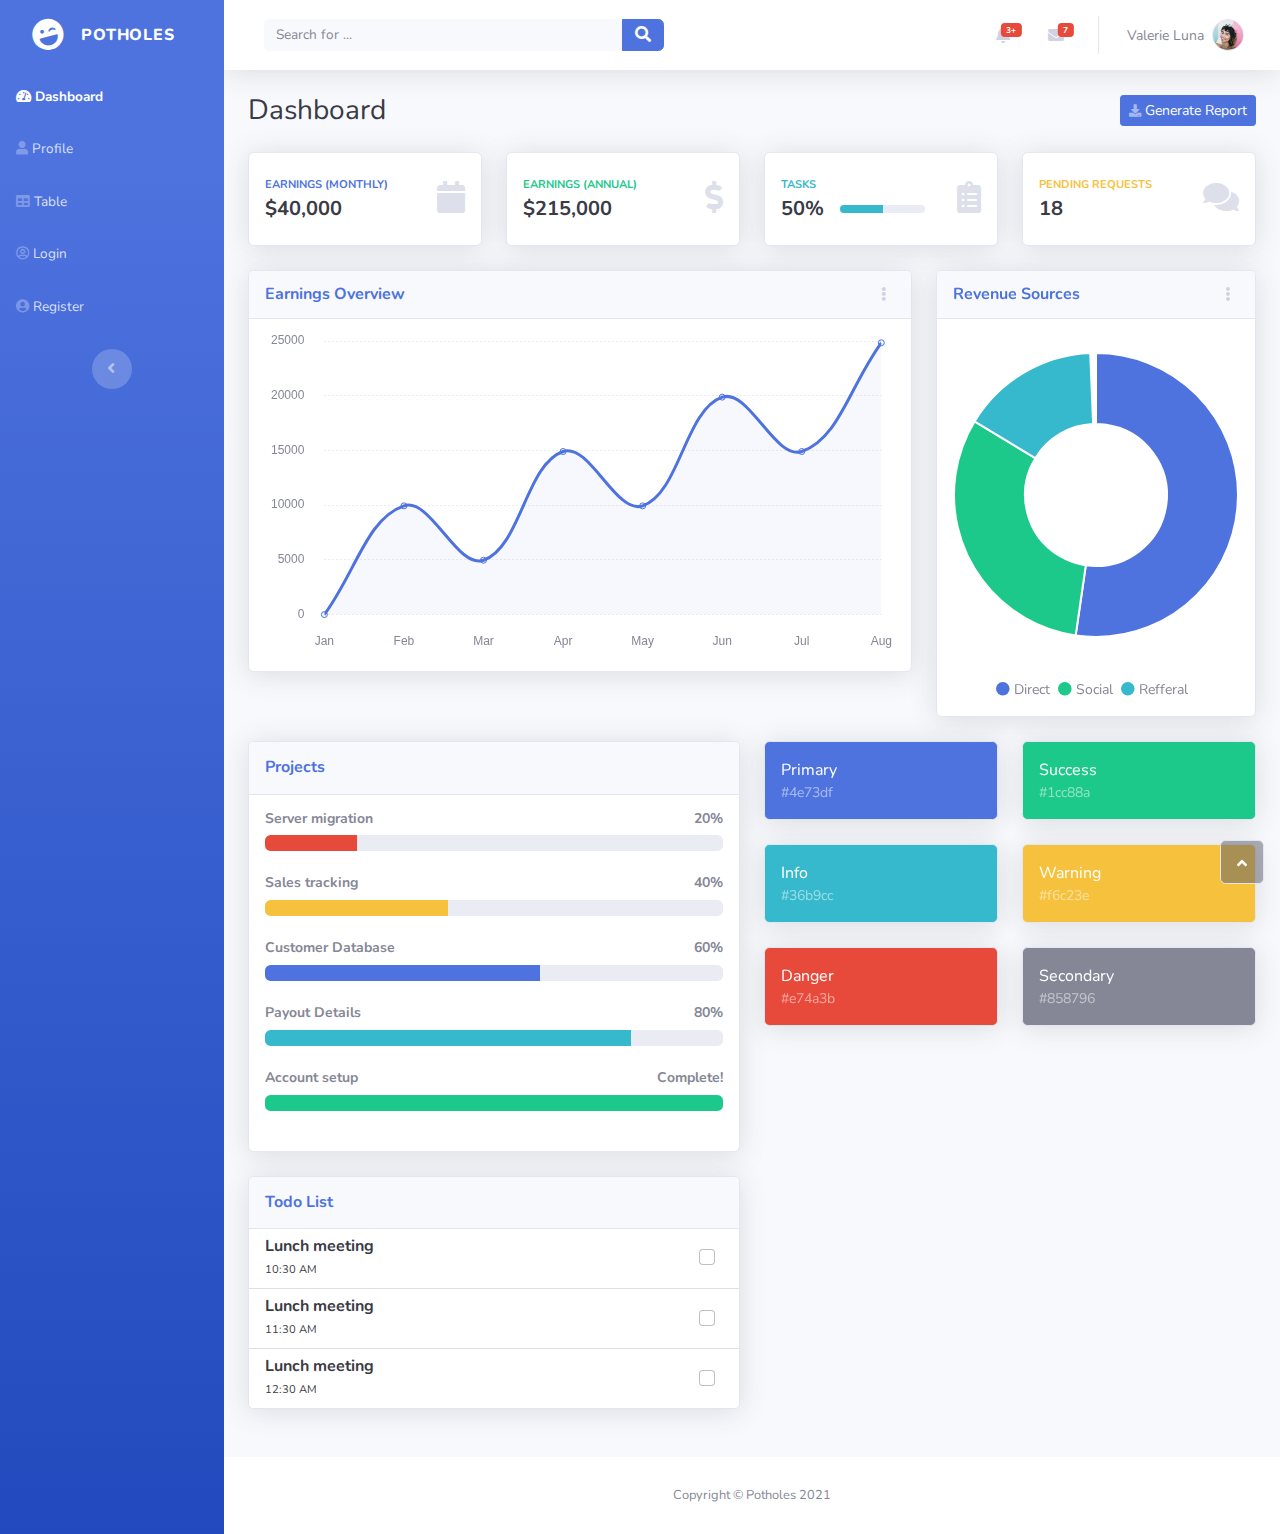
<file: potholesAPI/templates/index.html>
<!DOCTYPE html>
<html>

<head>
    <meta charset="utf-8">
    <meta name="viewport" content="width=device-width, initial-scale=1.0, shrink-to-fit=no">
    <title>Dashboard - Potholes</title>
    <link rel="stylesheet" href="assets/bootstrap/css/bootstrap.min.css">
    <link rel="stylesheet" href="https://fonts.googleapis.com/css?family=Nunito:200,200i,300,300i,400,400i,600,600i,700,700i,800,800i,900,900i">
    <link rel="stylesheet" href="assets/fonts/fontawesome-all.min.css">
    <link rel="stylesheet" href="assets/fonts/font-awesome.min.css">
    <link rel="stylesheet" href="assets/fonts/fontawesome5-overrides.min.css">
</head>

<body id="page-top">
    <div id="wrapper">
        <nav class="navbar navbar-dark align-items-start sidebar sidebar-dark accordion bg-gradient-primary p-0">
            <div class="container-fluid d-flex flex-column p-0"><a class="navbar-brand d-flex justify-content-center align-items-center sidebar-brand m-0" href="#">
                    <div class="sidebar-brand-icon rotate-n-15"><i class="fas fa-laugh-wink"></i></div>
                    <div class="sidebar-brand-text mx-3"><span>Potholes</span></div>
                </a>
                <hr class="sidebar-divider my-0">
                <ul class="navbar-nav text-light" id="accordionSidebar">
                    <li class="nav-item"><a class="nav-link active" href="index.html"><i class="fas fa-tachometer-alt"></i><span>Dashboard</span></a></li>
                    <li class="nav-item"><a class="nav-link" href="profile.html"><i class="fas fa-user"></i><span>Profile</span></a></li>
                    <li class="nav-item"><a class="nav-link" href="table.html"><i class="fas fa-table"></i><span>Table</span></a></li>
                    <li class="nav-item"><a class="nav-link" href="login.html"><i class="far fa-user-circle"></i><span>Login</span></a></li>
                    <li class="nav-item"><a class="nav-link" href="register.html"><i class="fas fa-user-circle"></i><span>Register</span></a></li>
                </ul>
                <div class="text-center d-none d-md-inline"><button class="btn rounded-circle border-0" id="sidebarToggle" type="button"></button></div>
            </div>
        </nav>
        <div class="d-flex flex-column" id="content-wrapper">
            <div id="content">
                <nav class="navbar navbar-light navbar-expand bg-white shadow mb-4 topbar static-top">
                    <div class="container-fluid"><button class="btn btn-link d-md-none rounded-circle me-3" id="sidebarToggleTop" type="button"><i class="fas fa-bars"></i></button>
                        <form class="d-none d-sm-inline-block me-auto ms-md-3 my-2 my-md-0 mw-100 navbar-search">
                            <div class="input-group"><input class="bg-light form-control border-0 small" type="text" placeholder="Search for ..."><button class="btn btn-primary py-0" type="button"><i class="fas fa-search"></i></button></div>
                        </form>
                        <ul class="navbar-nav flex-nowrap ms-auto">
                            <li class="nav-item dropdown d-sm-none no-arrow"><a class="dropdown-toggle nav-link" aria-expanded="false" data-bs-toggle="dropdown" href="#"><i class="fas fa-search"></i></a>
                                <div class="dropdown-menu dropdown-menu-end p-3 animated--grow-in" aria-labelledby="searchDropdown">
                                    <form class="me-auto navbar-search w-100">
                                        <div class="input-group"><input class="bg-light form-control border-0 small" type="text" placeholder="Search for ...">
                                            <div class="input-group-append"><button class="btn btn-primary py-0" type="button"><i class="fas fa-search"></i></button></div>
                                        </div>
                                    </form>
                                </div>
                            </li>
                            <li class="nav-item dropdown no-arrow mx-1">
                                <div class="nav-item dropdown no-arrow"><a class="dropdown-toggle nav-link" aria-expanded="false" data-bs-toggle="dropdown" href="#"><span class="badge bg-danger badge-counter">3+</span><i class="fas fa-bell fa-fw"></i></a>
                                    <div class="dropdown-menu dropdown-menu-end dropdown-list animated--grow-in">
                                        <h6 class="dropdown-header">alerts center</h6><a class="dropdown-item d-flex align-items-center" href="#">
                                            <div class="me-3">
                                                <div class="bg-primary icon-circle"><i class="fas fa-file-alt text-white"></i></div>
                                            </div>
                                            <div><span class="small text-gray-500">December 12, 2019</span>
                                                <p>A new monthly report is ready to download!</p>
                                            </div>
                                        </a><a class="dropdown-item d-flex align-items-center" href="#">
                                            <div class="me-3">
                                                <div class="bg-success icon-circle"><i class="fas fa-donate text-white"></i></div>
                                            </div>
                                            <div><span class="small text-gray-500">December 7, 2019</span>
                                                <p>$290.29 has been deposited into your account!</p>
                                            </div>
                                        </a><a class="dropdown-item d-flex align-items-center" href="#">
                                            <div class="me-3">
                                                <div class="bg-warning icon-circle"><i class="fas fa-exclamation-triangle text-white"></i></div>
                                            </div>
                                            <div><span class="small text-gray-500">December 2, 2019</span>
                                                <p>Spending Alert: We've noticed unusually high spending for your account.</p>
                                            </div>
                                        </a><a class="dropdown-item text-center small text-gray-500" href="#">Show All Alerts</a>
                                    </div>
                                </div>
                            </li>
                            <li class="nav-item dropdown no-arrow mx-1">
                                <div class="nav-item dropdown no-arrow"><a class="dropdown-toggle nav-link" aria-expanded="false" data-bs-toggle="dropdown" href="#"><span class="badge bg-danger badge-counter">7</span><i class="fas fa-envelope fa-fw"></i></a>
                                    <div class="dropdown-menu dropdown-menu-end dropdown-list animated--grow-in">
                                        <h6 class="dropdown-header">alerts center</h6><a class="dropdown-item d-flex align-items-center" href="#">
                                            <div class="dropdown-list-image me-3"><img class="rounded-circle" src="assets/img/avatars/avatar4.jpeg">
                                                <div class="bg-success status-indicator"></div>
                                            </div>
                                            <div class="fw-bold">
                                                <div class="text-truncate"><span>Hi there! I am wondering if you can help me with a problem I've been having.</span></div>
                                                <p class="small text-gray-500 mb-0">Emily Fowler - 58m</p>
                                            </div>
                                        </a><a class="dropdown-item d-flex align-items-center" href="#">
                                            <div class="dropdown-list-image me-3"><img class="rounded-circle" src="assets/img/avatars/avatar2.jpeg">
                                                <div class="status-indicator"></div>
                                            </div>
                                            <div class="fw-bold">
                                                <div class="text-truncate"><span>I have the photos that you ordered last month!</span></div>
                                                <p class="small text-gray-500 mb-0">Jae Chun - 1d</p>
                                            </div>
                                        </a><a class="dropdown-item d-flex align-items-center" href="#">
                                            <div class="dropdown-list-image me-3"><img class="rounded-circle" src="assets/img/avatars/avatar3.jpeg">
                                                <div class="bg-warning status-indicator"></div>
                                            </div>
                                            <div class="fw-bold">
                                                <div class="text-truncate"><span>Last month's report looks great, I am very happy with the progress so far, keep up the good work!</span></div>
                                                <p class="small text-gray-500 mb-0">Morgan Alvarez - 2d</p>
                                            </div>
                                        </a><a class="dropdown-item d-flex align-items-center" href="#">
                                            <div class="dropdown-list-image me-3"><img class="rounded-circle" src="assets/img/avatars/avatar5.jpeg">
                                                <div class="bg-success status-indicator"></div>
                                            </div>
                                            <div class="fw-bold">
                                                <div class="text-truncate"><span>Am I a good boy? The reason I ask is because someone told me that people say this to all dogs, even if they aren't good...</span></div>
                                                <p class="small text-gray-500 mb-0">Chicken the Dog · 2w</p>
                                            </div>
                                        </a><a class="dropdown-item text-center small text-gray-500" href="#">Show All Alerts</a>
                                    </div>
                                </div>
                                <div class="shadow dropdown-list dropdown-menu dropdown-menu-end" aria-labelledby="alertsDropdown"></div>
                            </li>
                            <div class="d-none d-sm-block topbar-divider"></div>
                            <li class="nav-item dropdown no-arrow">
                                <div class="nav-item dropdown no-arrow"><a class="dropdown-toggle nav-link" aria-expanded="false" data-bs-toggle="dropdown" href="#"><span class="d-none d-lg-inline me-2 text-gray-600 small">Valerie Luna</span><img class="border rounded-circle img-profile" src="assets/img/avatars/avatar1.jpeg"></a>
                                    <div class="dropdown-menu shadow dropdown-menu-end animated--grow-in"><a class="dropdown-item" href="#"><i class="fas fa-user fa-sm fa-fw me-2 text-gray-400"></i>&nbsp;Profile</a><a class="dropdown-item" href="#"><i class="fas fa-cogs fa-sm fa-fw me-2 text-gray-400"></i>&nbsp;Settings</a><a class="dropdown-item" href="#"><i class="fas fa-list fa-sm fa-fw me-2 text-gray-400"></i>&nbsp;Activity log</a>
                                        <div class="dropdown-divider"></div><a class="dropdown-item" href="#"><i class="fas fa-sign-out-alt fa-sm fa-fw me-2 text-gray-400"></i>&nbsp;Logout</a>
                                    </div>
                                </div>
                            </li>
                        </ul>
                    </div>
                </nav>
                <div class="container-fluid">
                    <div class="d-sm-flex justify-content-between align-items-center mb-4">
                        <h3 class="text-dark mb-0">Dashboard</h3><a class="btn btn-primary btn-sm d-none d-sm-inline-block" role="button" href="#"><i class="fas fa-download fa-sm text-white-50"></i>&nbsp;Generate Report</a>
                    </div>
                    <div class="row">
                        <div class="col-md-6 col-xl-3 mb-4">
                            <div class="card shadow border-start-primary py-2">
                                <div class="card-body">
                                    <div class="row align-items-center no-gutters">
                                        <div class="col me-2">
                                            <div class="text-uppercase text-primary fw-bold text-xs mb-1"><span>Earnings (monthly)</span></div>
                                            <div class="text-dark fw-bold h5 mb-0"><span>$40,000</span></div>
                                        </div>
                                        <div class="col-auto"><i class="fas fa-calendar fa-2x text-gray-300"></i></div>
                                    </div>
                                </div>
                            </div>
                        </div>
                        <div class="col-md-6 col-xl-3 mb-4">
                            <div class="card shadow border-start-success py-2">
                                <div class="card-body">
                                    <div class="row align-items-center no-gutters">
                                        <div class="col me-2">
                                            <div class="text-uppercase text-success fw-bold text-xs mb-1"><span>Earnings (annual)</span></div>
                                            <div class="text-dark fw-bold h5 mb-0"><span>$215,000</span></div>
                                        </div>
                                        <div class="col-auto"><i class="fas fa-dollar-sign fa-2x text-gray-300"></i></div>
                                    </div>
                                </div>
                            </div>
                        </div>
                        <div class="col-md-6 col-xl-3 mb-4">
                            <div class="card shadow border-start-info py-2">
                                <div class="card-body">
                                    <div class="row align-items-center no-gutters">
                                        <div class="col me-2">
                                            <div class="text-uppercase text-info fw-bold text-xs mb-1"><span>Tasks</span></div>
                                            <div class="row g-0 align-items-center">
                                                <div class="col-auto">
                                                    <div class="text-dark fw-bold h5 mb-0 me-3"><span>50%</span></div>
                                                </div>
                                                <div class="col">
                                                    <div class="progress progress-sm">
                                                        <div class="progress-bar bg-info" aria-valuenow="50" aria-valuemin="0" aria-valuemax="100" style="width: 50%;"><span class="visually-hidden">50%</span></div>
                                                    </div>
                                                </div>
                                            </div>
                                        </div>
                                        <div class="col-auto"><i class="fas fa-clipboard-list fa-2x text-gray-300"></i></div>
                                    </div>
                                </div>
                            </div>
                        </div>
                        <div class="col-md-6 col-xl-3 mb-4">
                            <div class="card shadow border-start-warning py-2">
                                <div class="card-body">
                                    <div class="row align-items-center no-gutters">
                                        <div class="col me-2">
                                            <div class="text-uppercase text-warning fw-bold text-xs mb-1"><span>Pending Requests</span></div>
                                            <div class="text-dark fw-bold h5 mb-0"><span>18</span></div>
                                        </div>
                                        <div class="col-auto"><i class="fas fa-comments fa-2x text-gray-300"></i></div>
                                    </div>
                                </div>
                            </div>
                        </div>
                    </div>
                    <div class="row">
                        <div class="col-lg-7 col-xl-8">
                            <div class="card shadow mb-4">
                                <div class="card-header d-flex justify-content-between align-items-center">
                                    <h6 class="text-primary fw-bold m-0">Earnings Overview</h6>
                                    <div class="dropdown no-arrow"><button class="btn btn-link btn-sm dropdown-toggle" aria-expanded="false" data-bs-toggle="dropdown" type="button"><i class="fas fa-ellipsis-v text-gray-400"></i></button>
                                        <div class="dropdown-menu shadow dropdown-menu-end animated--fade-in">
                                            <p class="text-center dropdown-header">dropdown header:</p><a class="dropdown-item" href="#">&nbsp;Action</a><a class="dropdown-item" href="#">&nbsp;Another action</a>
                                            <div class="dropdown-divider"></div><a class="dropdown-item" href="#">&nbsp;Something else here</a>
                                        </div>
                                    </div>
                                </div>
                                <div class="card-body">
                                    <div class="chart-area"><canvas data-bss-chart="{&quot;type&quot;:&quot;line&quot;,&quot;data&quot;:{&quot;labels&quot;:[&quot;Jan&quot;,&quot;Feb&quot;,&quot;Mar&quot;,&quot;Apr&quot;,&quot;May&quot;,&quot;Jun&quot;,&quot;Jul&quot;,&quot;Aug&quot;],&quot;datasets&quot;:[{&quot;label&quot;:&quot;Earnings&quot;,&quot;fill&quot;:true,&quot;data&quot;:[&quot;0&quot;,&quot;10000&quot;,&quot;5000&quot;,&quot;15000&quot;,&quot;10000&quot;,&quot;20000&quot;,&quot;15000&quot;,&quot;25000&quot;],&quot;backgroundColor&quot;:&quot;rgba(78, 115, 223, 0.05)&quot;,&quot;borderColor&quot;:&quot;rgba(78, 115, 223, 1)&quot;}]},&quot;options&quot;:{&quot;maintainAspectRatio&quot;:false,&quot;legend&quot;:{&quot;display&quot;:false,&quot;labels&quot;:{&quot;fontStyle&quot;:&quot;normal&quot;}},&quot;title&quot;:{&quot;fontStyle&quot;:&quot;normal&quot;},&quot;scales&quot;:{&quot;xAxes&quot;:[{&quot;gridLines&quot;:{&quot;color&quot;:&quot;rgb(234, 236, 244)&quot;,&quot;zeroLineColor&quot;:&quot;rgb(234, 236, 244)&quot;,&quot;drawBorder&quot;:false,&quot;drawTicks&quot;:false,&quot;borderDash&quot;:[&quot;2&quot;],&quot;zeroLineBorderDash&quot;:[&quot;2&quot;],&quot;drawOnChartArea&quot;:false},&quot;ticks&quot;:{&quot;fontColor&quot;:&quot;#858796&quot;,&quot;fontStyle&quot;:&quot;normal&quot;,&quot;padding&quot;:20}}],&quot;yAxes&quot;:[{&quot;gridLines&quot;:{&quot;color&quot;:&quot;rgb(234, 236, 244)&quot;,&quot;zeroLineColor&quot;:&quot;rgb(234, 236, 244)&quot;,&quot;drawBorder&quot;:false,&quot;drawTicks&quot;:false,&quot;borderDash&quot;:[&quot;2&quot;],&quot;zeroLineBorderDash&quot;:[&quot;2&quot;]},&quot;ticks&quot;:{&quot;fontColor&quot;:&quot;#858796&quot;,&quot;fontStyle&quot;:&quot;normal&quot;,&quot;padding&quot;:20}}]}}}"></canvas></div>
                                </div>
                            </div>
                        </div>
                        <div class="col-lg-5 col-xl-4">
                            <div class="card shadow mb-4">
                                <div class="card-header d-flex justify-content-between align-items-center">
                                    <h6 class="text-primary fw-bold m-0">Revenue Sources</h6>
                                    <div class="dropdown no-arrow"><button class="btn btn-link btn-sm dropdown-toggle" aria-expanded="false" data-bs-toggle="dropdown" type="button"><i class="fas fa-ellipsis-v text-gray-400"></i></button>
                                        <div class="dropdown-menu shadow dropdown-menu-end animated--fade-in">
                                            <p class="text-center dropdown-header">dropdown header:</p><a class="dropdown-item" href="#">&nbsp;Action</a><a class="dropdown-item" href="#">&nbsp;Another action</a>
                                            <div class="dropdown-divider"></div><a class="dropdown-item" href="#">&nbsp;Something else here</a>
                                        </div>
                                    </div>
                                </div>
                                <div class="card-body">
                                    <div class="chart-area"><canvas data-bss-chart="{&quot;type&quot;:&quot;doughnut&quot;,&quot;data&quot;:{&quot;labels&quot;:[&quot;Direct&quot;,&quot;Social&quot;,&quot;Referral&quot;],&quot;datasets&quot;:[{&quot;label&quot;:&quot;&quot;,&quot;backgroundColor&quot;:[&quot;#4e73df&quot;,&quot;#1cc88a&quot;,&quot;#36b9cc&quot;],&quot;borderColor&quot;:[&quot;#ffffff&quot;,&quot;#ffffff&quot;,&quot;#ffffff&quot;],&quot;data&quot;:[&quot;50&quot;,&quot;30&quot;,&quot;15&quot;]}]},&quot;options&quot;:{&quot;maintainAspectRatio&quot;:false,&quot;legend&quot;:{&quot;display&quot;:false,&quot;labels&quot;:{&quot;fontStyle&quot;:&quot;normal&quot;}},&quot;title&quot;:{&quot;fontStyle&quot;:&quot;normal&quot;}}}"></canvas></div>
                                    <div class="text-center small mt-4"><span class="me-2"><i class="fas fa-circle text-primary"></i>&nbsp;Direct</span><span class="me-2"><i class="fas fa-circle text-success"></i>&nbsp;Social</span><span class="me-2"><i class="fas fa-circle text-info"></i>&nbsp;Refferal</span></div>
                                </div>
                            </div>
                        </div>
                    </div>
                    <div class="row">
                        <div class="col-lg-6 mb-4">
                            <div class="card shadow mb-4">
                                <div class="card-header py-3">
                                    <h6 class="text-primary fw-bold m-0">Projects</h6>
                                </div>
                                <div class="card-body">
                                    <h4 class="small fw-bold">Server migration<span class="float-end">20%</span></h4>
                                    <div class="progress mb-4">
                                        <div class="progress-bar bg-danger" aria-valuenow="20" aria-valuemin="0" aria-valuemax="100" style="width: 20%;"><span class="visually-hidden">20%</span></div>
                                    </div>
                                    <h4 class="small fw-bold">Sales tracking<span class="float-end">40%</span></h4>
                                    <div class="progress mb-4">
                                        <div class="progress-bar bg-warning" aria-valuenow="40" aria-valuemin="0" aria-valuemax="100" style="width: 40%;"><span class="visually-hidden">40%</span></div>
                                    </div>
                                    <h4 class="small fw-bold">Customer Database<span class="float-end">60%</span></h4>
                                    <div class="progress mb-4">
                                        <div class="progress-bar bg-primary" aria-valuenow="60" aria-valuemin="0" aria-valuemax="100" style="width: 60%;"><span class="visually-hidden">60%</span></div>
                                    </div>
                                    <h4 class="small fw-bold">Payout Details<span class="float-end">80%</span></h4>
                                    <div class="progress mb-4">
                                        <div class="progress-bar bg-info" aria-valuenow="80" aria-valuemin="0" aria-valuemax="100" style="width: 80%;"><span class="visually-hidden">80%</span></div>
                                    </div>
                                    <h4 class="small fw-bold">Account setup<span class="float-end">Complete!</span></h4>
                                    <div class="progress mb-4">
                                        <div class="progress-bar bg-success" aria-valuenow="100" aria-valuemin="0" aria-valuemax="100" style="width: 100%;"><span class="visually-hidden">100%</span></div>
                                    </div>
                                </div>
                            </div>
                            <div class="card shadow mb-4">
                                <div class="card-header py-3">
                                    <h6 class="text-primary fw-bold m-0">Todo List</h6>
                                </div>
                                <ul class="list-group list-group-flush">
                                    <li class="list-group-item">
                                        <div class="row align-items-center no-gutters">
                                            <div class="col me-2">
                                                <h6 class="mb-0"><strong>Lunch meeting</strong></h6><span class="text-xs">10:30 AM</span>
                                            </div>
                                            <div class="col-auto">
                                                <div class="form-check"><input class="form-check-input" type="checkbox" id="formCheck-1"><label class="form-check-label" for="formCheck-1"></label></div>
                                            </div>
                                        </div>
                                    </li>
                                    <li class="list-group-item">
                                        <div class="row align-items-center no-gutters">
                                            <div class="col me-2">
                                                <h6 class="mb-0"><strong>Lunch meeting</strong></h6><span class="text-xs">11:30 AM</span>
                                            </div>
                                            <div class="col-auto">
                                                <div class="form-check"><input class="form-check-input" type="checkbox" id="formCheck-2"><label class="form-check-label" for="formCheck-2"></label></div>
                                            </div>
                                        </div>
                                    </li>
                                    <li class="list-group-item">
                                        <div class="row align-items-center no-gutters">
                                            <div class="col me-2">
                                                <h6 class="mb-0"><strong>Lunch meeting</strong></h6><span class="text-xs">12:30 AM</span>
                                            </div>
                                            <div class="col-auto">
                                                <div class="form-check"><input class="form-check-input" type="checkbox" id="formCheck-3"><label class="form-check-label" for="formCheck-3"></label></div>
                                            </div>
                                        </div>
                                    </li>
                                </ul>
                            </div>
                        </div>
                        <div class="col">
                            <div class="row">
                                <div class="col-lg-6 mb-4">
                                    <div class="card textwhite bg-primary text-white shadow">
                                        <div class="card-body">
                                            <p class="m-0">Primary</p>
                                            <p class="text-white-50 small m-0">#4e73df</p>
                                        </div>
                                    </div>
                                </div>
                                <div class="col-lg-6 mb-4">
                                    <div class="card textwhite bg-success text-white shadow">
                                        <div class="card-body">
                                            <p class="m-0">Success</p>
                                            <p class="text-white-50 small m-0">#1cc88a</p>
                                        </div>
                                    </div>
                                </div>
                                <div class="col-lg-6 mb-4">
                                    <div class="card textwhite bg-info text-white shadow">
                                        <div class="card-body">
                                            <p class="m-0">Info</p>
                                            <p class="text-white-50 small m-0">#36b9cc</p>
                                        </div>
                                    </div>
                                </div>
                                <div class="col-lg-6 mb-4">
                                    <div class="card textwhite bg-warning text-white shadow">
                                        <div class="card-body">
                                            <p class="m-0">Warning</p>
                                            <p class="text-white-50 small m-0">#f6c23e</p>
                                        </div>
                                    </div>
                                </div>
                                <div class="col-lg-6 mb-4">
                                    <div class="card textwhite bg-danger text-white shadow">
                                        <div class="card-body">
                                            <p class="m-0">Danger</p>
                                            <p class="text-white-50 small m-0">#e74a3b</p>
                                        </div>
                                    </div>
                                </div>
                                <div class="col-lg-6 mb-4">
                                    <div class="card textwhite bg-secondary text-white shadow">
                                        <div class="card-body">
                                            <p class="m-0">Secondary</p>
                                            <p class="text-white-50 small m-0">#858796</p>
                                        </div>
                                    </div>
                                </div>
                            </div>
                        </div>
                    </div>
                </div>
            </div>
            <footer class="bg-white sticky-footer">
                <div class="container my-auto">
                    <div class="text-center my-auto copyright"><span>Copyright © Potholes 2021</span></div>
                </div>
            </footer>
        </div><a class="border rounded d-inline scroll-to-top" href="#page-top"><i class="fas fa-angle-up"></i></a>
    </div>
    <script src="assets/bootstrap/js/bootstrap.min.js"></script>
    <script src="assets/js/chart.min.js"></script>
    <script src="assets/js/bs-init.js"></script>
    <script src="assets/js/theme.js"></script>
</body>

</html>
</file>
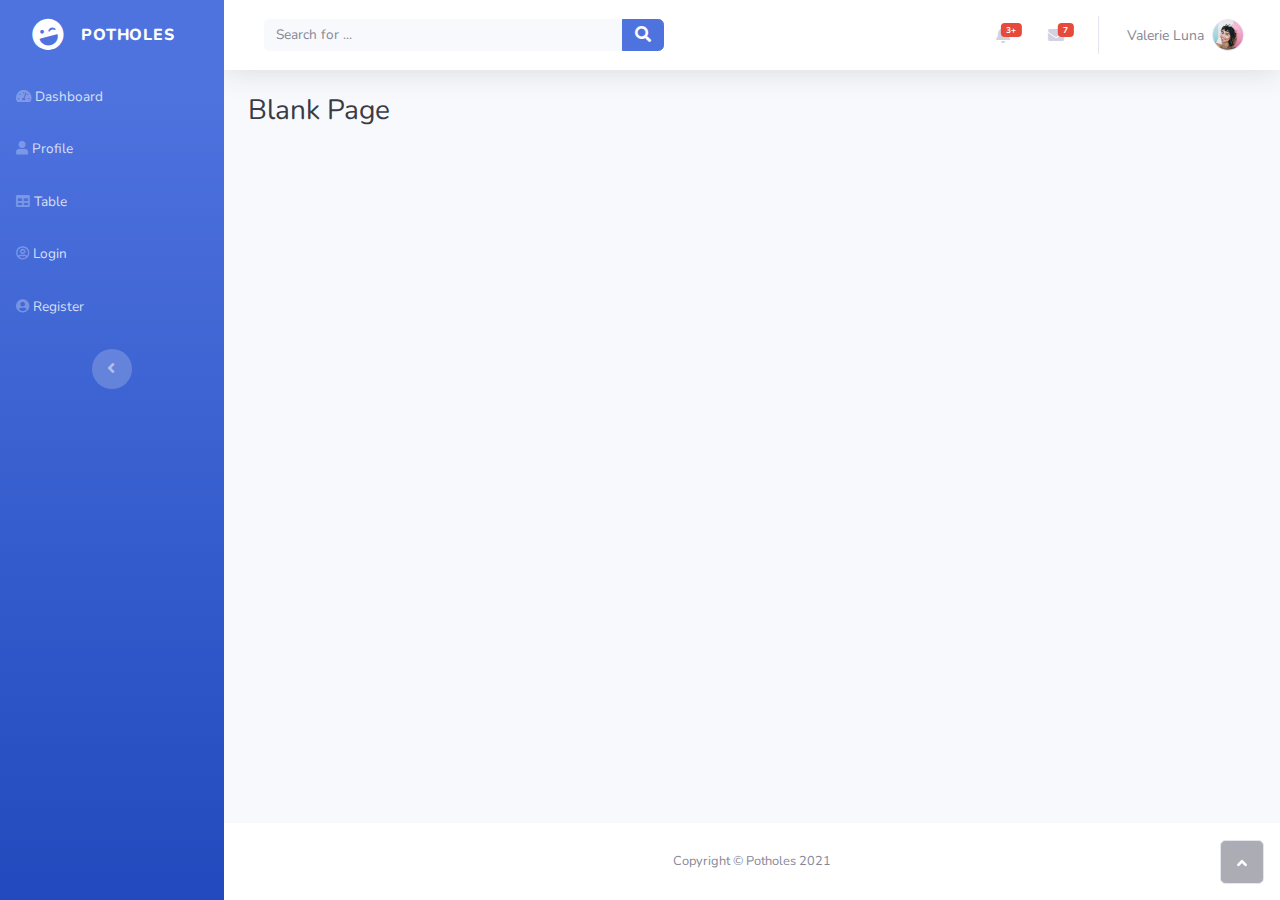
<file: potholesAPI/templates/blank.html>
<!DOCTYPE html>
<html>

<head>
    <meta charset="utf-8">
    <meta name="viewport" content="width=device-width, initial-scale=1.0, shrink-to-fit=no">
    <title>Blank Page - Potholes</title>
    <link rel="stylesheet" href="assets/bootstrap/css/bootstrap.min.css">
    <link rel="stylesheet" href="https://fonts.googleapis.com/css?family=Nunito:200,200i,300,300i,400,400i,600,600i,700,700i,800,800i,900,900i">
    <link rel="stylesheet" href="assets/fonts/fontawesome-all.min.css">
    <link rel="stylesheet" href="assets/fonts/font-awesome.min.css">
    <link rel="stylesheet" href="assets/fonts/fontawesome5-overrides.min.css">
</head>

<body id="page-top">
    <div id="wrapper">
        <nav class="navbar navbar-dark align-items-start sidebar sidebar-dark accordion bg-gradient-primary p-0">
            <div class="container-fluid d-flex flex-column p-0"><a class="navbar-brand d-flex justify-content-center align-items-center sidebar-brand m-0" href="#">
                    <div class="sidebar-brand-icon rotate-n-15"><i class="fas fa-laugh-wink"></i></div>
                    <div class="sidebar-brand-text mx-3"><span>Potholes</span></div>
                </a>
                <hr class="sidebar-divider my-0">
                <ul class="navbar-nav text-light" id="accordionSidebar">
                    <li class="nav-item"><a class="nav-link" href="index.html"><i class="fas fa-tachometer-alt"></i><span>Dashboard</span></a></li>
                    <li class="nav-item"><a class="nav-link" href="profile.html"><i class="fas fa-user"></i><span>Profile</span></a></li>
                    <li class="nav-item"><a class="nav-link" href="table.html"><i class="fas fa-table"></i><span>Table</span></a></li>
                    <li class="nav-item"><a class="nav-link" href="login.html"><i class="far fa-user-circle"></i><span>Login</span></a></li>
                    <li class="nav-item"><a class="nav-link" href="register.html"><i class="fas fa-user-circle"></i><span>Register</span></a></li>
                </ul>
                <div class="text-center d-none d-md-inline"><button class="btn rounded-circle border-0" id="sidebarToggle" type="button"></button></div>
            </div>
        </nav>
        <div class="d-flex flex-column" id="content-wrapper">
            <div id="content">
                <nav class="navbar navbar-light navbar-expand bg-white shadow mb-4 topbar static-top">
                    <div class="container-fluid"><button class="btn btn-link d-md-none rounded-circle me-3" id="sidebarToggleTop" type="button"><i class="fas fa-bars"></i></button>
                        <form class="d-none d-sm-inline-block me-auto ms-md-3 my-2 my-md-0 mw-100 navbar-search">
                            <div class="input-group"><input class="bg-light form-control border-0 small" type="text" placeholder="Search for ..."><button class="btn btn-primary py-0" type="button"><i class="fas fa-search"></i></button></div>
                        </form>
                        <ul class="navbar-nav flex-nowrap ms-auto">
                            <li class="nav-item dropdown d-sm-none no-arrow"><a class="dropdown-toggle nav-link" aria-expanded="false" data-bs-toggle="dropdown" href="#"><i class="fas fa-search"></i></a>
                                <div class="dropdown-menu dropdown-menu-end p-3 animated--grow-in" aria-labelledby="searchDropdown">
                                    <form class="me-auto navbar-search w-100">
                                        <div class="input-group"><input class="bg-light form-control border-0 small" type="text" placeholder="Search for ...">
                                            <div class="input-group-append"><button class="btn btn-primary py-0" type="button"><i class="fas fa-search"></i></button></div>
                                        </div>
                                    </form>
                                </div>
                            </li>
                            <li class="nav-item dropdown no-arrow mx-1">
                                <div class="nav-item dropdown no-arrow"><a class="dropdown-toggle nav-link" aria-expanded="false" data-bs-toggle="dropdown" href="#"><span class="badge bg-danger badge-counter">3+</span><i class="fas fa-bell fa-fw"></i></a>
                                    <div class="dropdown-menu dropdown-menu-end dropdown-list animated--grow-in">
                                        <h6 class="dropdown-header">alerts center</h6><a class="dropdown-item d-flex align-items-center" href="#">
                                            <div class="me-3">
                                                <div class="bg-primary icon-circle"><i class="fas fa-file-alt text-white"></i></div>
                                            </div>
                                            <div><span class="small text-gray-500">December 12, 2019</span>
                                                <p>A new monthly report is ready to download!</p>
                                            </div>
                                        </a><a class="dropdown-item d-flex align-items-center" href="#">
                                            <div class="me-3">
                                                <div class="bg-success icon-circle"><i class="fas fa-donate text-white"></i></div>
                                            </div>
                                            <div><span class="small text-gray-500">December 7, 2019</span>
                                                <p>$290.29 has been deposited into your account!</p>
                                            </div>
                                        </a><a class="dropdown-item d-flex align-items-center" href="#">
                                            <div class="me-3">
                                                <div class="bg-warning icon-circle"><i class="fas fa-exclamation-triangle text-white"></i></div>
                                            </div>
                                            <div><span class="small text-gray-500">December 2, 2019</span>
                                                <p>Spending Alert: We've noticed unusually high spending for your account.</p>
                                            </div>
                                        </a><a class="dropdown-item text-center small text-gray-500" href="#">Show All Alerts</a>
                                    </div>
                                </div>
                            </li>
                            <li class="nav-item dropdown no-arrow mx-1">
                                <div class="nav-item dropdown no-arrow"><a class="dropdown-toggle nav-link" aria-expanded="false" data-bs-toggle="dropdown" href="#"><span class="badge bg-danger badge-counter">7</span><i class="fas fa-envelope fa-fw"></i></a>
                                    <div class="dropdown-menu dropdown-menu-end dropdown-list animated--grow-in">
                                        <h6 class="dropdown-header">alerts center</h6><a class="dropdown-item d-flex align-items-center" href="#">
                                            <div class="dropdown-list-image me-3"><img class="rounded-circle" src="assets/img/avatars/avatar4.jpeg">
                                                <div class="bg-success status-indicator"></div>
                                            </div>
                                            <div class="fw-bold">
                                                <div class="text-truncate"><span>Hi there! I am wondering if you can help me with a problem I've been having.</span></div>
                                                <p class="small text-gray-500 mb-0">Emily Fowler - 58m</p>
                                            </div>
                                        </a><a class="dropdown-item d-flex align-items-center" href="#">
                                            <div class="dropdown-list-image me-3"><img class="rounded-circle" src="assets/img/avatars/avatar2.jpeg">
                                                <div class="status-indicator"></div>
                                            </div>
                                            <div class="fw-bold">
                                                <div class="text-truncate"><span>I have the photos that you ordered last month!</span></div>
                                                <p class="small text-gray-500 mb-0">Jae Chun - 1d</p>
                                            </div>
                                        </a><a class="dropdown-item d-flex align-items-center" href="#">
                                            <div class="dropdown-list-image me-3"><img class="rounded-circle" src="assets/img/avatars/avatar3.jpeg">
                                                <div class="bg-warning status-indicator"></div>
                                            </div>
                                            <div class="fw-bold">
                                                <div class="text-truncate"><span>Last month's report looks great, I am very happy with the progress so far, keep up the good work!</span></div>
                                                <p class="small text-gray-500 mb-0">Morgan Alvarez - 2d</p>
                                            </div>
                                        </a><a class="dropdown-item d-flex align-items-center" href="#">
                                            <div class="dropdown-list-image me-3"><img class="rounded-circle" src="assets/img/avatars/avatar5.jpeg">
                                                <div class="bg-success status-indicator"></div>
                                            </div>
                                            <div class="fw-bold">
                                                <div class="text-truncate"><span>Am I a good boy? The reason I ask is because someone told me that people say this to all dogs, even if they aren't good...</span></div>
                                                <p class="small text-gray-500 mb-0">Chicken the Dog · 2w</p>
                                            </div>
                                        </a><a class="dropdown-item text-center small text-gray-500" href="#">Show All Alerts</a>
                                    </div>
                                </div>
                                <div class="shadow dropdown-list dropdown-menu dropdown-menu-end" aria-labelledby="alertsDropdown"></div>
                            </li>
                            <div class="d-none d-sm-block topbar-divider"></div>
                            <li class="nav-item dropdown no-arrow">
                                <div class="nav-item dropdown no-arrow"><a class="dropdown-toggle nav-link" aria-expanded="false" data-bs-toggle="dropdown" href="#"><span class="d-none d-lg-inline me-2 text-gray-600 small">Valerie Luna</span><img class="border rounded-circle img-profile" src="assets/img/avatars/avatar1.jpeg"></a>
                                    <div class="dropdown-menu shadow dropdown-menu-end animated--grow-in"><a class="dropdown-item" href="#"><i class="fas fa-user fa-sm fa-fw me-2 text-gray-400"></i>&nbsp;Profile</a><a class="dropdown-item" href="#"><i class="fas fa-cogs fa-sm fa-fw me-2 text-gray-400"></i>&nbsp;Settings</a><a class="dropdown-item" href="#"><i class="fas fa-list fa-sm fa-fw me-2 text-gray-400"></i>&nbsp;Activity log</a>
                                        <div class="dropdown-divider"></div><a class="dropdown-item" href="#"><i class="fas fa-sign-out-alt fa-sm fa-fw me-2 text-gray-400"></i>&nbsp;Logout</a>
                                    </div>
                                </div>
                            </li>
                        </ul>
                    </div>
                </nav>
                <div class="container-fluid">
                    <h3 class="text-dark mb-1">Blank Page</h3>
                </div>
            </div>
            <footer class="bg-white sticky-footer">
                <div class="container my-auto">
                    <div class="text-center my-auto copyright"><span>Copyright © Potholes 2021</span></div>
                </div>
            </footer>
        </div><a class="border rounded d-inline scroll-to-top" href="#page-top"><i class="fas fa-angle-up"></i></a>
    </div>
    <script src="assets/bootstrap/js/bootstrap.min.js"></script>
    <script src="assets/js/bs-init.js"></script>
    <script src="assets/js/theme.js"></script>
</body>

</html>
</file>
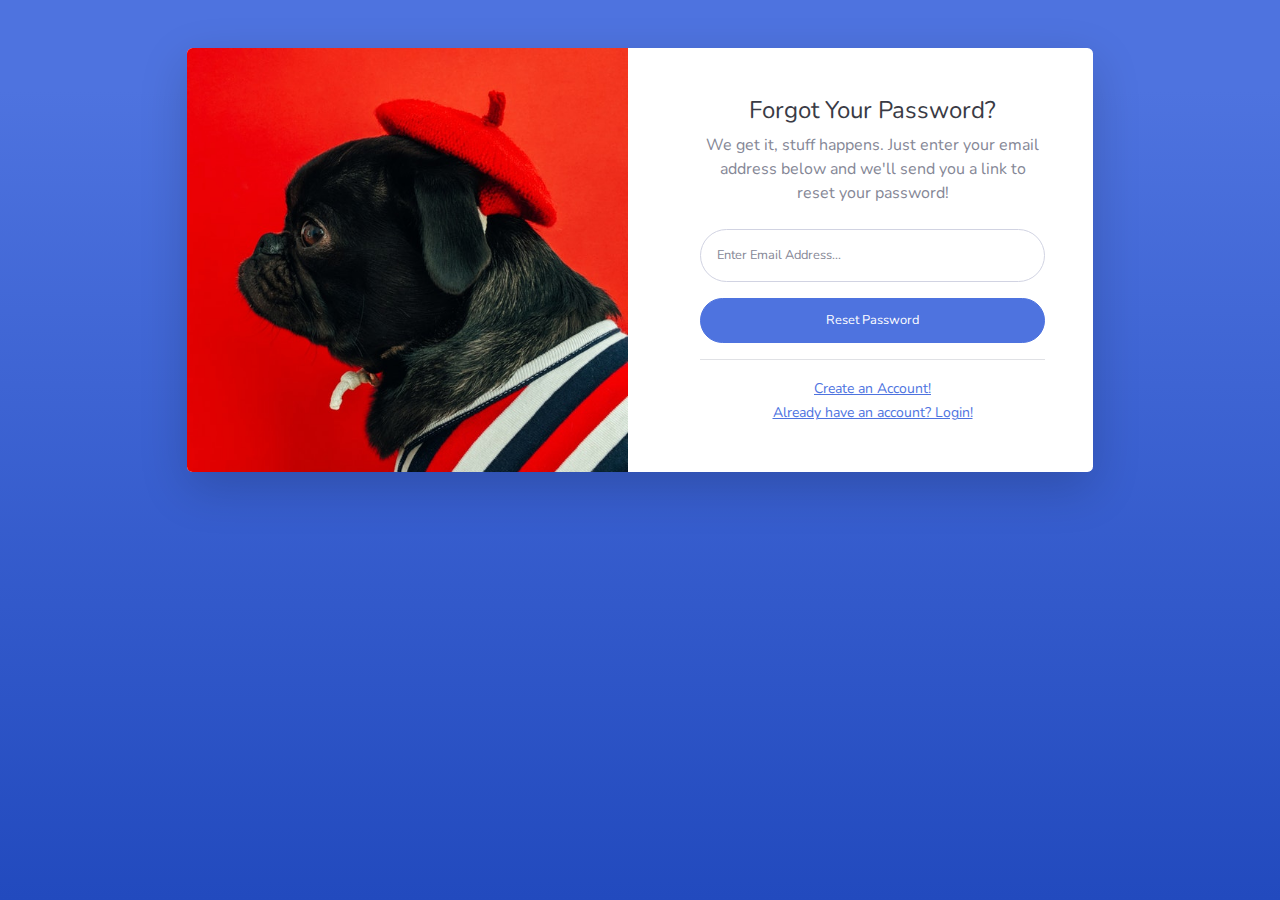
<file: potholesAPI/templates/forgot-password.html>
<!DOCTYPE html>
<html>

<head>
    <meta charset="utf-8">
    <meta name="viewport" content="width=device-width, initial-scale=1.0, shrink-to-fit=no">
    <title>Forgotten Password - Potholes</title>
    <link rel="stylesheet" href="assets/bootstrap/css/bootstrap.min.css">
    <link rel="stylesheet" href="https://fonts.googleapis.com/css?family=Nunito:200,200i,300,300i,400,400i,600,600i,700,700i,800,800i,900,900i">
    <link rel="stylesheet" href="assets/fonts/fontawesome-all.min.css">
    <link rel="stylesheet" href="assets/fonts/font-awesome.min.css">
    <link rel="stylesheet" href="assets/fonts/fontawesome5-overrides.min.css">
</head>

<body class="bg-gradient-primary">
    <div class="container">
        <div class="row justify-content-center">
            <div class="col-md-9 col-lg-12 col-xl-10">
                <div class="card shadow-lg o-hidden border-0 my-5">
                    <div class="card-body p-0">
                        <div class="row">
                            <div class="col-lg-6 d-none d-lg-flex">
                                <div class="flex-grow-1 bg-password-image" style="background-image: url(&quot;assets/img/dogs/image1.jpeg&quot;);"></div>
                            </div>
                            <div class="col-lg-6">
                                <div class="p-5">
                                    <div class="text-center">
                                        <h4 class="text-dark mb-2">Forgot Your Password?</h4>
                                        <p class="mb-4">We get it, stuff happens. Just enter your email address below and we'll send you a link to reset your password!</p>
                                    </div>
                                    <form class="user">
                                        <div class="mb-3"><input class="form-control form-control-user" type="email" id="exampleInputEmail" aria-describedby="emailHelp" placeholder="Enter Email Address..." name="email"></div><button class="btn btn-primary d-block btn-user w-100" type="submit">Reset Password</button>
                                    </form>
                                    <div class="text-center">
                                        <hr><a class="small" href="register.html">Create an Account!</a>
                                    </div>
                                    <div class="text-center"><a class="small" href="login.html">Already have an account? Login!</a></div>
                                </div>
                            </div>
                        </div>
                    </div>
                </div>
            </div>
        </div>
    </div>
    <script src="assets/bootstrap/js/bootstrap.min.js"></script>
    <script src="assets/js/bs-init.js"></script>
    <script src="assets/js/theme.js"></script>
</body>

</html>
</file>
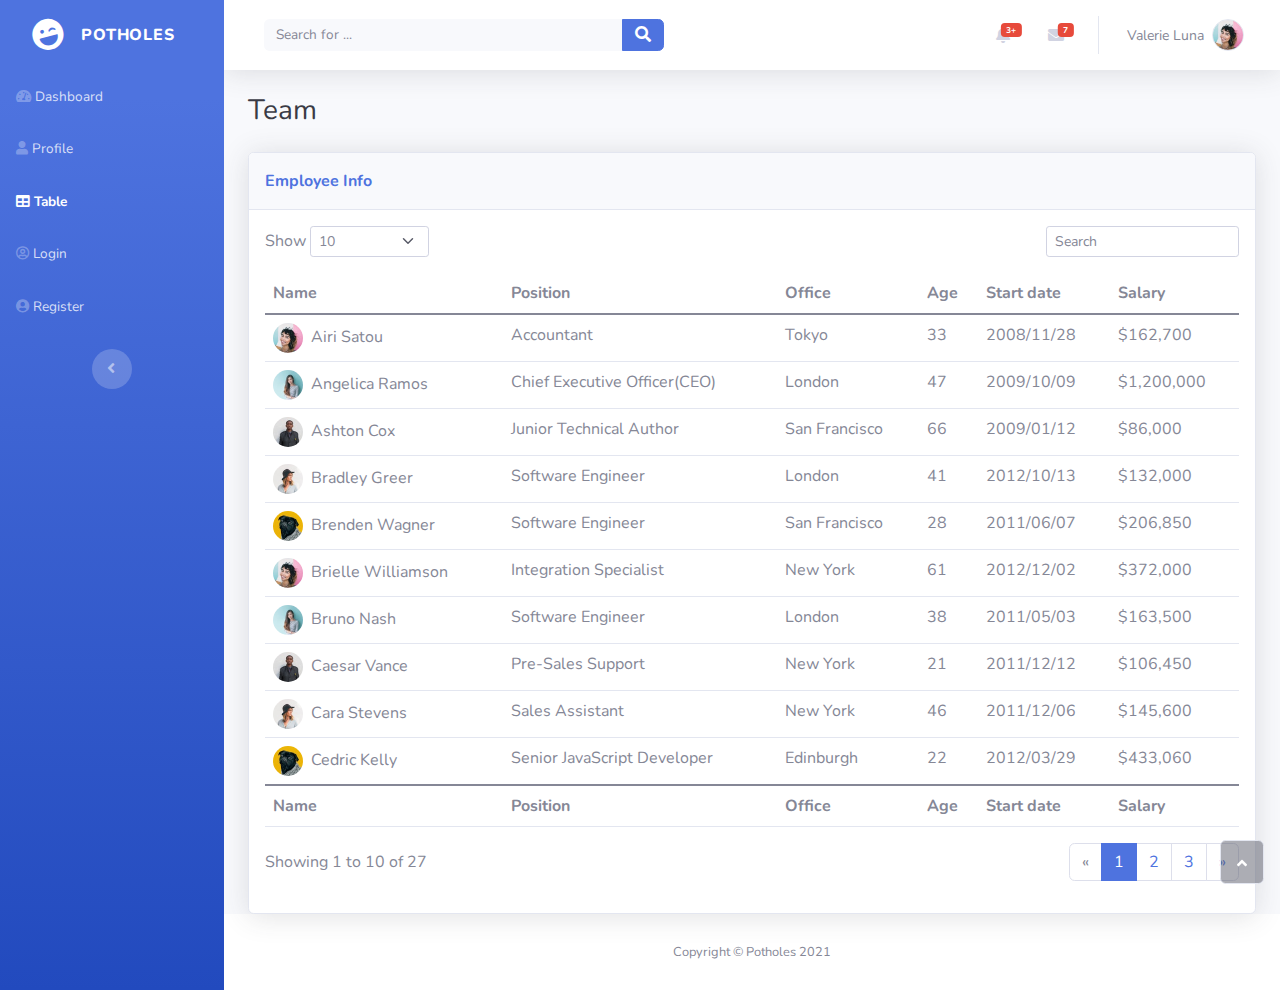
<file: potholesAPI/templates/table.html>
<!DOCTYPE html>
<html>

<head>
    <meta charset="utf-8">
    <meta name="viewport" content="width=device-width, initial-scale=1.0, shrink-to-fit=no">
    <title>Table - Potholes</title>
    <link rel="stylesheet" href="assets/bootstrap/css/bootstrap.min.css">
    <link rel="stylesheet" href="https://fonts.googleapis.com/css?family=Nunito:200,200i,300,300i,400,400i,600,600i,700,700i,800,800i,900,900i">
    <link rel="stylesheet" href="assets/fonts/fontawesome-all.min.css">
    <link rel="stylesheet" href="assets/fonts/font-awesome.min.css">
    <link rel="stylesheet" href="assets/fonts/fontawesome5-overrides.min.css">
</head>

<body id="page-top">
    <div id="wrapper">
        <nav class="navbar navbar-dark align-items-start sidebar sidebar-dark accordion bg-gradient-primary p-0">
            <div class="container-fluid d-flex flex-column p-0"><a class="navbar-brand d-flex justify-content-center align-items-center sidebar-brand m-0" href="#">
                    <div class="sidebar-brand-icon rotate-n-15"><i class="fas fa-laugh-wink"></i></div>
                    <div class="sidebar-brand-text mx-3"><span>Potholes</span></div>
                </a>
                <hr class="sidebar-divider my-0">
                <ul class="navbar-nav text-light" id="accordionSidebar">
                    <li class="nav-item"><a class="nav-link" href="index.html"><i class="fas fa-tachometer-alt"></i><span>Dashboard</span></a></li>
                    <li class="nav-item"><a class="nav-link" href="profile.html"><i class="fas fa-user"></i><span>Profile</span></a></li>
                    <li class="nav-item"><a class="nav-link active" href="table.html"><i class="fas fa-table"></i><span>Table</span></a></li>
                    <li class="nav-item"><a class="nav-link" href="login.html"><i class="far fa-user-circle"></i><span>Login</span></a></li>
                    <li class="nav-item"><a class="nav-link" href="register.html"><i class="fas fa-user-circle"></i><span>Register</span></a></li>
                </ul>
                <div class="text-center d-none d-md-inline"><button class="btn rounded-circle border-0" id="sidebarToggle" type="button"></button></div>
            </div>
        </nav>
        <div class="d-flex flex-column" id="content-wrapper">
            <div id="content">
                <nav class="navbar navbar-light navbar-expand bg-white shadow mb-4 topbar static-top">
                    <div class="container-fluid"><button class="btn btn-link d-md-none rounded-circle me-3" id="sidebarToggleTop" type="button"><i class="fas fa-bars"></i></button>
                        <form class="d-none d-sm-inline-block me-auto ms-md-3 my-2 my-md-0 mw-100 navbar-search">
                            <div class="input-group"><input class="bg-light form-control border-0 small" type="text" placeholder="Search for ..."><button class="btn btn-primary py-0" type="button"><i class="fas fa-search"></i></button></div>
                        </form>
                        <ul class="navbar-nav flex-nowrap ms-auto">
                            <li class="nav-item dropdown d-sm-none no-arrow"><a class="dropdown-toggle nav-link" aria-expanded="false" data-bs-toggle="dropdown" href="#"><i class="fas fa-search"></i></a>
                                <div class="dropdown-menu dropdown-menu-end p-3 animated--grow-in" aria-labelledby="searchDropdown">
                                    <form class="me-auto navbar-search w-100">
                                        <div class="input-group"><input class="bg-light form-control border-0 small" type="text" placeholder="Search for ...">
                                            <div class="input-group-append"><button class="btn btn-primary py-0" type="button"><i class="fas fa-search"></i></button></div>
                                        </div>
                                    </form>
                                </div>
                            </li>
                            <li class="nav-item dropdown no-arrow mx-1">
                                <div class="nav-item dropdown no-arrow"><a class="dropdown-toggle nav-link" aria-expanded="false" data-bs-toggle="dropdown" href="#"><span class="badge bg-danger badge-counter">3+</span><i class="fas fa-bell fa-fw"></i></a>
                                    <div class="dropdown-menu dropdown-menu-end dropdown-list animated--grow-in">
                                        <h6 class="dropdown-header">alerts center</h6><a class="dropdown-item d-flex align-items-center" href="#">
                                            <div class="me-3">
                                                <div class="bg-primary icon-circle"><i class="fas fa-file-alt text-white"></i></div>
                                            </div>
                                            <div><span class="small text-gray-500">December 12, 2019</span>
                                                <p>A new monthly report is ready to download!</p>
                                            </div>
                                        </a><a class="dropdown-item d-flex align-items-center" href="#">
                                            <div class="me-3">
                                                <div class="bg-success icon-circle"><i class="fas fa-donate text-white"></i></div>
                                            </div>
                                            <div><span class="small text-gray-500">December 7, 2019</span>
                                                <p>$290.29 has been deposited into your account!</p>
                                            </div>
                                        </a><a class="dropdown-item d-flex align-items-center" href="#">
                                            <div class="me-3">
                                                <div class="bg-warning icon-circle"><i class="fas fa-exclamation-triangle text-white"></i></div>
                                            </div>
                                            <div><span class="small text-gray-500">December 2, 2019</span>
                                                <p>Spending Alert: We've noticed unusually high spending for your account.</p>
                                            </div>
                                        </a><a class="dropdown-item text-center small text-gray-500" href="#">Show All Alerts</a>
                                    </div>
                                </div>
                            </li>
                            <li class="nav-item dropdown no-arrow mx-1">
                                <div class="nav-item dropdown no-arrow"><a class="dropdown-toggle nav-link" aria-expanded="false" data-bs-toggle="dropdown" href="#"><span class="badge bg-danger badge-counter">7</span><i class="fas fa-envelope fa-fw"></i></a>
                                    <div class="dropdown-menu dropdown-menu-end dropdown-list animated--grow-in">
                                        <h6 class="dropdown-header">alerts center</h6><a class="dropdown-item d-flex align-items-center" href="#">
                                            <div class="dropdown-list-image me-3"><img class="rounded-circle" src="assets/img/avatars/avatar4.jpeg">
                                                <div class="bg-success status-indicator"></div>
                                            </div>
                                            <div class="fw-bold">
                                                <div class="text-truncate"><span>Hi there! I am wondering if you can help me with a problem I've been having.</span></div>
                                                <p class="small text-gray-500 mb-0">Emily Fowler - 58m</p>
                                            </div>
                                        </a><a class="dropdown-item d-flex align-items-center" href="#">
                                            <div class="dropdown-list-image me-3"><img class="rounded-circle" src="assets/img/avatars/avatar2.jpeg">
                                                <div class="status-indicator"></div>
                                            </div>
                                            <div class="fw-bold">
                                                <div class="text-truncate"><span>I have the photos that you ordered last month!</span></div>
                                                <p class="small text-gray-500 mb-0">Jae Chun - 1d</p>
                                            </div>
                                        </a><a class="dropdown-item d-flex align-items-center" href="#">
                                            <div class="dropdown-list-image me-3"><img class="rounded-circle" src="assets/img/avatars/avatar3.jpeg">
                                                <div class="bg-warning status-indicator"></div>
                                            </div>
                                            <div class="fw-bold">
                                                <div class="text-truncate"><span>Last month's report looks great, I am very happy with the progress so far, keep up the good work!</span></div>
                                                <p class="small text-gray-500 mb-0">Morgan Alvarez - 2d</p>
                                            </div>
                                        </a><a class="dropdown-item d-flex align-items-center" href="#">
                                            <div class="dropdown-list-image me-3"><img class="rounded-circle" src="assets/img/avatars/avatar5.jpeg">
                                                <div class="bg-success status-indicator"></div>
                                            </div>
                                            <div class="fw-bold">
                                                <div class="text-truncate"><span>Am I a good boy? The reason I ask is because someone told me that people say this to all dogs, even if they aren't good...</span></div>
                                                <p class="small text-gray-500 mb-0">Chicken the Dog · 2w</p>
                                            </div>
                                        </a><a class="dropdown-item text-center small text-gray-500" href="#">Show All Alerts</a>
                                    </div>
                                </div>
                                <div class="shadow dropdown-list dropdown-menu dropdown-menu-end" aria-labelledby="alertsDropdown"></div>
                            </li>
                            <div class="d-none d-sm-block topbar-divider"></div>
                            <li class="nav-item dropdown no-arrow">
                                <div class="nav-item dropdown no-arrow"><a class="dropdown-toggle nav-link" aria-expanded="false" data-bs-toggle="dropdown" href="#"><span class="d-none d-lg-inline me-2 text-gray-600 small">Valerie Luna</span><img class="border rounded-circle img-profile" src="assets/img/avatars/avatar1.jpeg"></a>
                                    <div class="dropdown-menu shadow dropdown-menu-end animated--grow-in"><a class="dropdown-item" href="#"><i class="fas fa-user fa-sm fa-fw me-2 text-gray-400"></i>&nbsp;Profile</a><a class="dropdown-item" href="#"><i class="fas fa-cogs fa-sm fa-fw me-2 text-gray-400"></i>&nbsp;Settings</a><a class="dropdown-item" href="#"><i class="fas fa-list fa-sm fa-fw me-2 text-gray-400"></i>&nbsp;Activity log</a>
                                        <div class="dropdown-divider"></div><a class="dropdown-item" href="#"><i class="fas fa-sign-out-alt fa-sm fa-fw me-2 text-gray-400"></i>&nbsp;Logout</a>
                                    </div>
                                </div>
                            </li>
                        </ul>
                    </div>
                </nav>
                <div class="container-fluid">
                    <h3 class="text-dark mb-4">Team</h3>
                    <div class="card shadow">
                        <div class="card-header py-3">
                            <p class="text-primary m-0 fw-bold">Employee Info</p>
                        </div>
                        <div class="card-body">
                            <div class="row">
                                <div class="col-md-6 text-nowrap">
                                    <div id="dataTable_length" class="dataTables_length" aria-controls="dataTable"><label class="form-label">Show&nbsp;<select class="d-inline-block form-select form-select-sm">
                                                <option value="10" selected="">10</option>
                                                <option value="25">25</option>
                                                <option value="50">50</option>
                                                <option value="100">100</option>
                                            </select>&nbsp;</label></div>
                                </div>
                                <div class="col-md-6">
                                    <div class="text-md-end dataTables_filter" id="dataTable_filter"><label class="form-label"><input type="search" class="form-control form-control-sm" aria-controls="dataTable" placeholder="Search"></label></div>
                                </div>
                            </div>
                            <div class="table-responsive table mt-2" id="dataTable" role="grid" aria-describedby="dataTable_info">
                                <table class="table my-0" id="dataTable">
                                    <thead>
                                        <tr>
                                            <th>Name</th>
                                            <th>Position</th>
                                            <th>Office</th>
                                            <th>Age</th>
                                            <th>Start date</th>
                                            <th>Salary</th>
                                        </tr>
                                    </thead>
                                    <tbody>
                                        <tr>
                                            <td><img class="rounded-circle me-2" width="30" height="30" src="assets/img/avatars/avatar1.jpeg">Airi Satou</td>
                                            <td>Accountant</td>
                                            <td>Tokyo</td>
                                            <td>33</td>
                                            <td>2008/11/28</td>
                                            <td>$162,700</td>
                                        </tr>
                                        <tr>
                                            <td><img class="rounded-circle me-2" width="30" height="30" src="assets/img/avatars/avatar2.jpeg">Angelica Ramos</td>
                                            <td>Chief Executive Officer(CEO)</td>
                                            <td>London</td>
                                            <td>47</td>
                                            <td>2009/10/09<br></td>
                                            <td>$1,200,000</td>
                                        </tr>
                                        <tr>
                                            <td><img class="rounded-circle me-2" width="30" height="30" src="assets/img/avatars/avatar3.jpeg">Ashton Cox</td>
                                            <td>Junior Technical Author</td>
                                            <td>San Francisco</td>
                                            <td>66</td>
                                            <td>2009/01/12<br></td>
                                            <td>$86,000</td>
                                        </tr>
                                        <tr>
                                            <td><img class="rounded-circle me-2" width="30" height="30" src="assets/img/avatars/avatar4.jpeg">Bradley Greer</td>
                                            <td>Software Engineer</td>
                                            <td>London</td>
                                            <td>41</td>
                                            <td>2012/10/13<br></td>
                                            <td>$132,000</td>
                                        </tr>
                                        <tr>
                                            <td><img class="rounded-circle me-2" width="30" height="30" src="assets/img/avatars/avatar5.jpeg">Brenden Wagner</td>
                                            <td>Software Engineer</td>
                                            <td>San Francisco</td>
                                            <td>28</td>
                                            <td>2011/06/07<br></td>
                                            <td>$206,850</td>
                                        </tr>
                                        <tr>
                                            <td><img class="rounded-circle me-2" width="30" height="30" src="assets/img/avatars/avatar1.jpeg">Brielle Williamson</td>
                                            <td>Integration Specialist</td>
                                            <td>New York</td>
                                            <td>61</td>
                                            <td>2012/12/02<br></td>
                                            <td>$372,000</td>
                                        </tr>
                                        <tr>
                                            <td><img class="rounded-circle me-2" width="30" height="30" src="assets/img/avatars/avatar2.jpeg">Bruno Nash<br></td>
                                            <td>Software Engineer</td>
                                            <td>London</td>
                                            <td>38</td>
                                            <td>2011/05/03<br></td>
                                            <td>$163,500</td>
                                        </tr>
                                        <tr>
                                            <td><img class="rounded-circle me-2" width="30" height="30" src="assets/img/avatars/avatar3.jpeg">Caesar Vance</td>
                                            <td>Pre-Sales Support</td>
                                            <td>New York</td>
                                            <td>21</td>
                                            <td>2011/12/12<br></td>
                                            <td>$106,450</td>
                                        </tr>
                                        <tr>
                                            <td><img class="rounded-circle me-2" width="30" height="30" src="assets/img/avatars/avatar4.jpeg">Cara Stevens</td>
                                            <td>Sales Assistant</td>
                                            <td>New York</td>
                                            <td>46</td>
                                            <td>2011/12/06<br></td>
                                            <td>$145,600</td>
                                        </tr>
                                        <tr>
                                            <td><img class="rounded-circle me-2" width="30" height="30" src="assets/img/avatars/avatar5.jpeg">Cedric Kelly</td>
                                            <td>Senior JavaScript Developer</td>
                                            <td>Edinburgh</td>
                                            <td>22</td>
                                            <td>2012/03/29<br></td>
                                            <td>$433,060</td>
                                        </tr>
                                    </tbody>
                                    <tfoot>
                                        <tr>
                                            <td><strong>Name</strong></td>
                                            <td><strong>Position</strong></td>
                                            <td><strong>Office</strong></td>
                                            <td><strong>Age</strong></td>
                                            <td><strong>Start date</strong></td>
                                            <td><strong>Salary</strong></td>
                                        </tr>
                                    </tfoot>
                                </table>
                            </div>
                            <div class="row">
                                <div class="col-md-6 align-self-center">
                                    <p id="dataTable_info" class="dataTables_info" role="status" aria-live="polite">Showing 1 to 10 of 27</p>
                                </div>
                                <div class="col-md-6">
                                    <nav class="d-lg-flex justify-content-lg-end dataTables_paginate paging_simple_numbers">
                                        <ul class="pagination">
                                            <li class="page-item disabled"><a class="page-link" href="#" aria-label="Previous"><span aria-hidden="true">«</span></a></li>
                                            <li class="page-item active"><a class="page-link" href="#">1</a></li>
                                            <li class="page-item"><a class="page-link" href="#">2</a></li>
                                            <li class="page-item"><a class="page-link" href="#">3</a></li>
                                            <li class="page-item"><a class="page-link" href="#" aria-label="Next"><span aria-hidden="true">»</span></a></li>
                                        </ul>
                                    </nav>
                                </div>
                            </div>
                        </div>
                    </div>
                </div>
            </div>
            <footer class="bg-white sticky-footer">
                <div class="container my-auto">
                    <div class="text-center my-auto copyright"><span>Copyright © Potholes 2021</span></div>
                </div>
            </footer>
        </div><a class="border rounded d-inline scroll-to-top" href="#page-top"><i class="fas fa-angle-up"></i></a>
    </div>
    <script src="assets/bootstrap/js/bootstrap.min.js"></script>
    <script src="assets/js/bs-init.js"></script>
    <script src="assets/js/theme.js"></script>
</body>

</html>
</file>
<file: potholesAPI/templates/assets/fonts/fontawesome5-overrides.min.css>
.fab.fa-bitcoin:before{content:"\f379"}.far.fa-calendar:before,.fas.fa-calendar:before{content:"\f133"}.far.fa-clipboard:before,.fas.fa-clipboard:before{content:"\f328"}.fab.fa-facebook-f:before{content:"\f39e"}.fab.fa-google-plus:before{content:"\f2b3"}.fas.fa-hotel:before{content:"\f594"}.fab.fa-linkedin:before{content:"\f08c"}.fas.fa-reply:before{content:"\f3e5"}.fas.fa-thermometer:before{content:"\f491"}.fab.fa-vimeo:before{content:"\f40a"}.far.fa-window-close:before,.fas.fa-window-close:before{content:"\f410"}.fab.fa-youtube-square:before{content:"\f431"}
</file>
